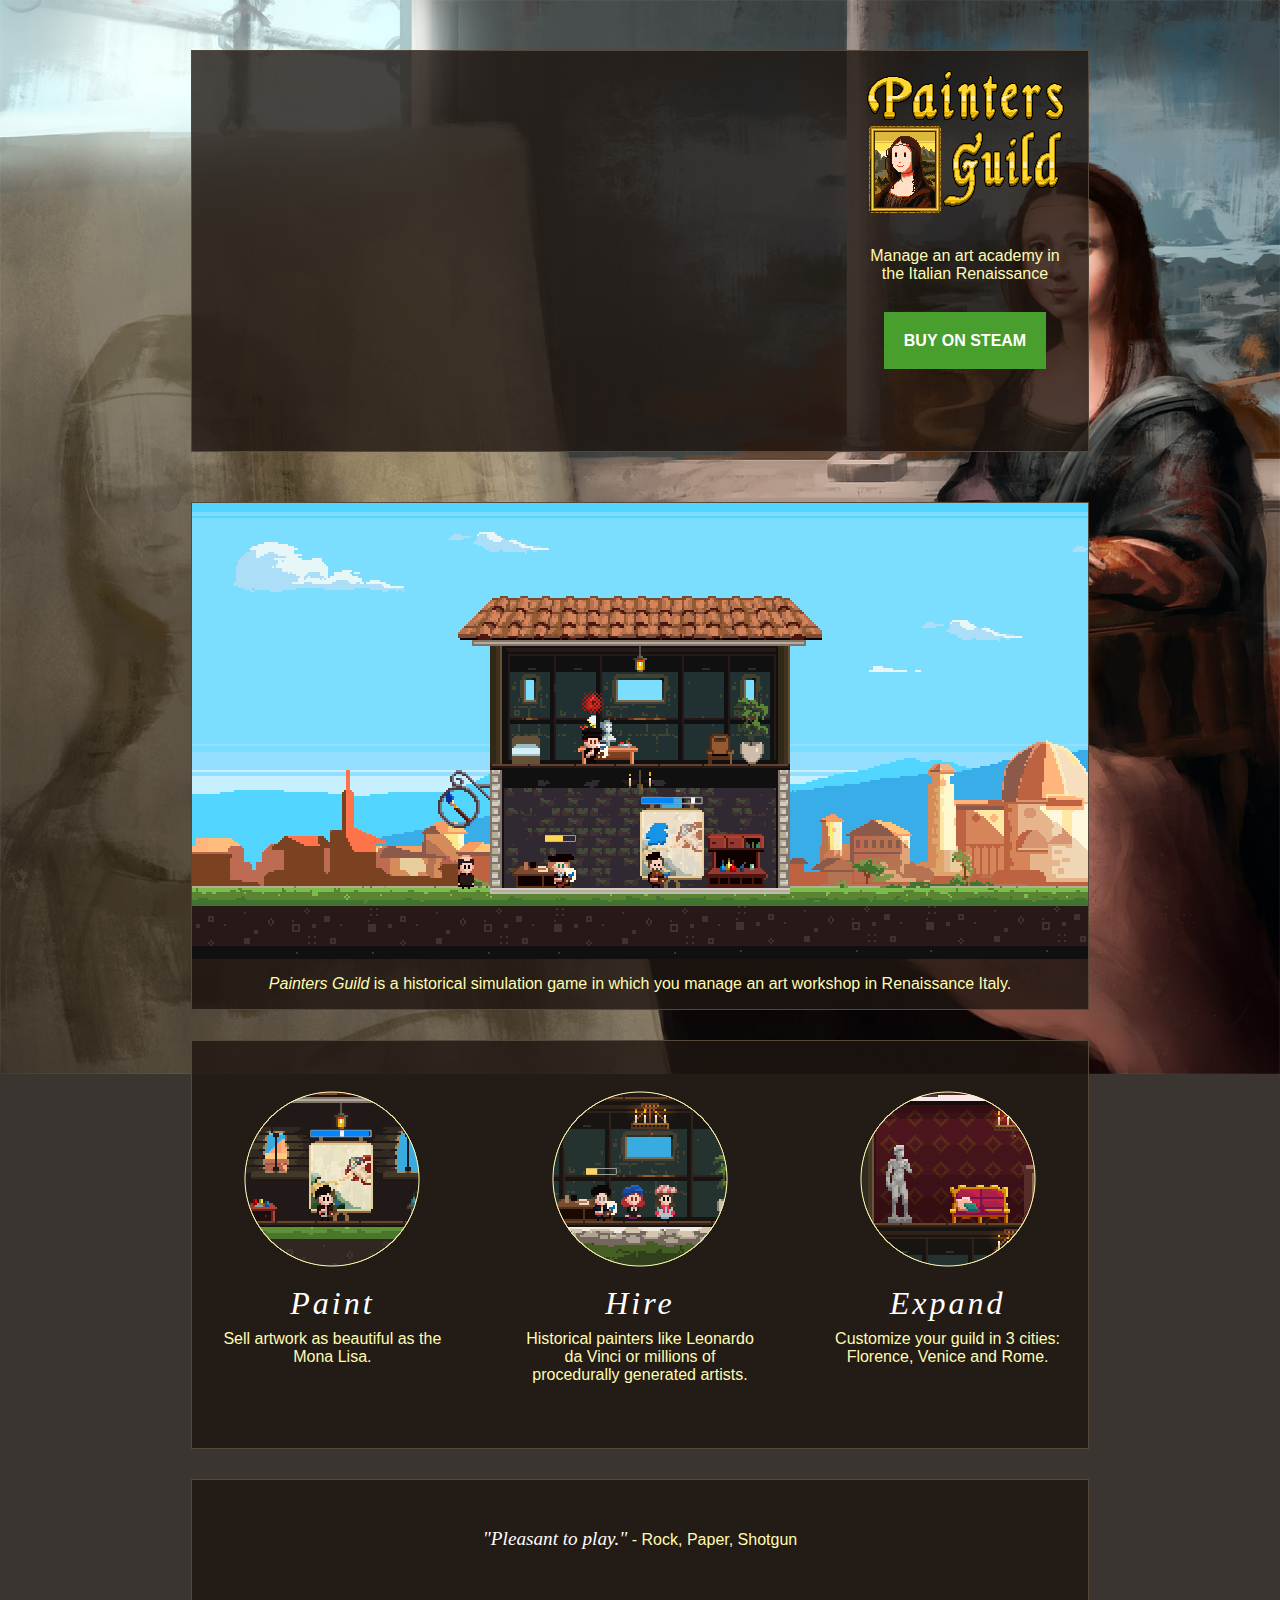
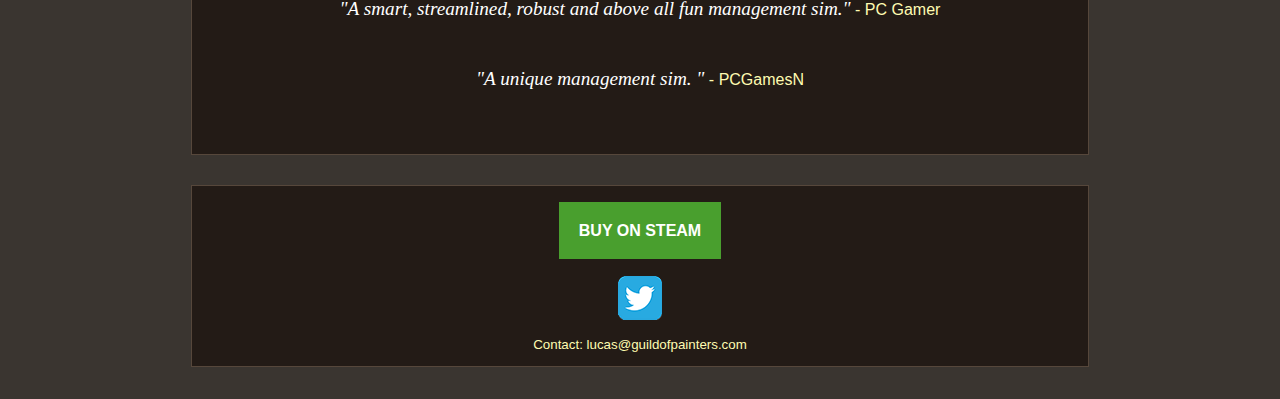
<file: index.html>
<!doctype html>  <html> <head> <meta charset=utf-8> <meta name=description> <meta name=viewport content="width=device-width, initial-scale=1"> <title>Painters Guild</title> <link rel=apple-touch-icon href=apple-touch-icon.png>  <link rel=stylesheet href=styles/main.css> </head> <body> <div class=container> <div class=header> <iframe id=trailer-frame src="//www.youtube.com/embed/yzkaAT3wXf8?rel=0&autohide=1" frameborder=0 allowfullscreen></iframe>

<link href='http://fonts.googleapis.com/css?family=EB+Garamond' rel='stylesheet' type='text/css'>

<div class=info> <img src=images/logo.png> <br> <p> Manage an art academy in the Italian Renaissance </p> <br> <div class=buy-container> <a class=buy-on-steam href=http://store.steampowered.com/app/384550><b>BUY ON STEAM</b></a> </div> </div> </div>

<div class=content> <div class=screenshots>  <center><img src=images/gif1.gif></center>
<div class=info>
<p {text-indent: 50px}><i>Painters Guild</i> is a historical simulation game in which you manage an art workshop in Renaissance Italy.</p>
</div>
</div>

<div class=screenshots> <div class=row> <div class=col-4> <img src=images/circle1.png>
<p> <span> <i>Paint</i> </span> Sell artwork as beautiful as the Mona Lisa. </p>
</div> <div class=col-4> <img src=images/circle2.png>
<p><span> <i>Hire</i> </span> Historical painters like Leonardo da Vinci or millions of procedurally generated artists.</p>
</div> <div class=col-4> <img src=images/circle3.png>
<p> <span> <i>Expand</i> </span> Customize your guild in 3 cities: Florence, Venice and Rome.</p> </div> </div> </div>

<div class=quotes>
<p><mine>"Pleasant to play."</mine> - Rock, Paper, Shotgun</p>
<p><mine>"A smart, streamlined, robust and above all fun management sim."</mine> - PC Gamer</p>
<p><mine>"A unique management sim. "</mine> - PCGamesN </p>
</div>

<div class=cta>
<br><br>
<div class=buy-container> <a class=buy-on-steam href=http://store.steampowered.com/app/384550><b>BUY ON STEAM</b></a> </div> 
<br><br>
<div> <a href=https://twitter.com/GuildOfPainters><img src=images/twitter.png></a> </div> <small id=contact-email> <a href=mailto:lucas@guildofpainters.com>Contact: lucas@guildofpainters.com</a> </small> </div> </div> </div>

<script>
  (function(i,s,o,g,r,a,m){i['GoogleAnalyticsObject']=r;i[r]=i[r]||function(){
  (i[r].q=i[r].q||[]).push(arguments)},i[r].l=1*new Date();a=s.createElement(o),
  m=s.getElementsByTagName(o)[0];a.async=1;a.src=g;m.parentNode.insertBefore(a,m)
  })(window,document,'script','//www.google-analytics.com/analytics.js','ga');

  ga('create', 'UA-65343368-1', 'auto');
  ga('send', 'pageview');

</script>

</body> </html>
</file>
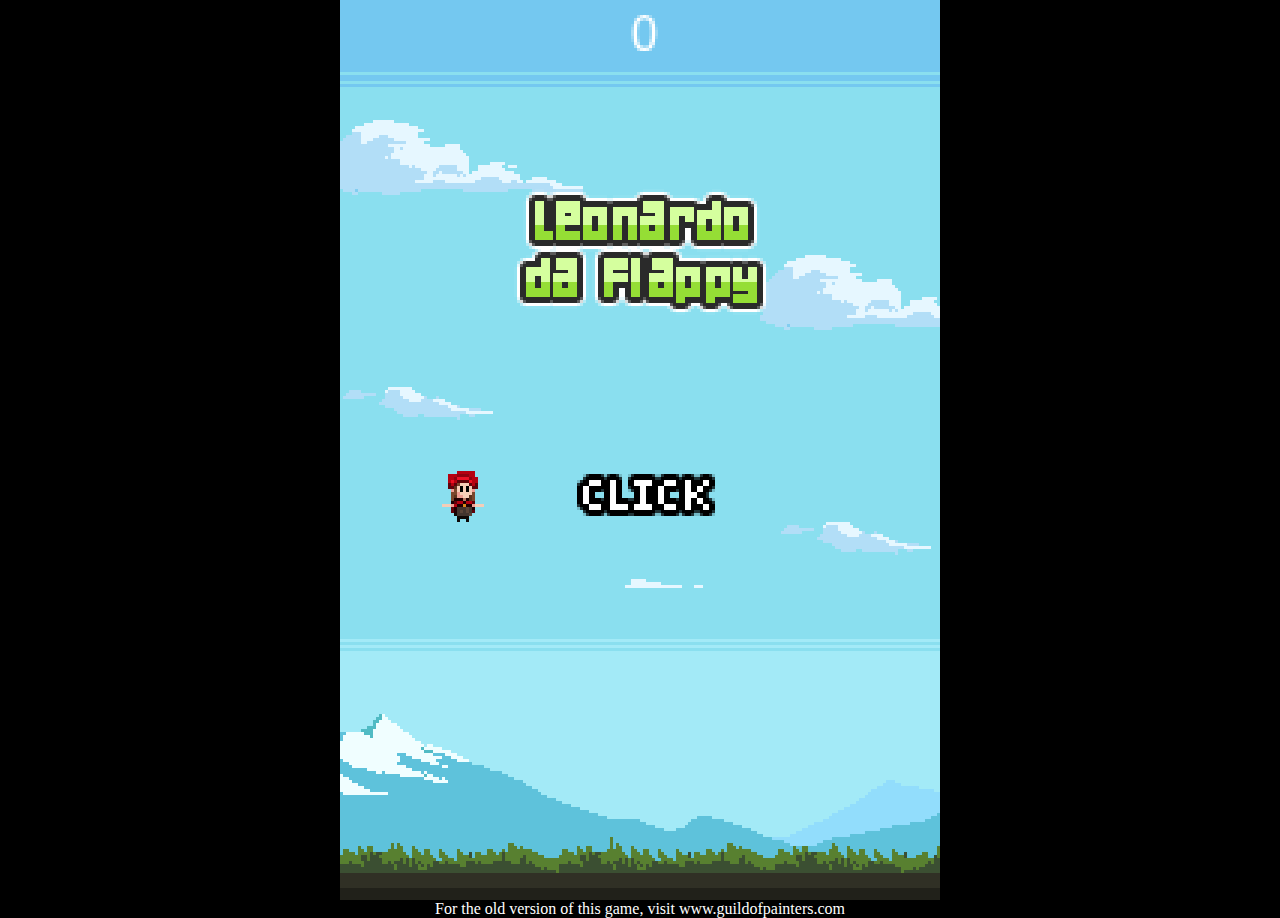
<file: flappy/index.html>
﻿<!DOCTYPE html>
<html manifest="offline.appcache">
<head>
    <meta charset="UTF-8" />
	<meta http-equiv="X-UA-Compatible" content="IE=edge,chrome=1" />
	<title>Leonardo da Flappy</title>
	
	<!-- Allow fullscreen mode on iOS devices. (These are Apple specific meta tags.) -->
	<meta name="viewport" content="width=device-width, initial-scale=1.0, maximum-scale=1.0, minimum-scale=1.0, user-scalable=no, minimal-ui" />
	<meta name="apple-mobile-web-app-capable" content="yes" />
	<meta name="apple-mobile-web-app-status-bar-style" content="black" />
	<link rel="apple-touch-icon" sizes="256x256" href="icon-256.png" />
	<meta name="HandheldFriendly" content="true" />
	
	<!-- Chrome for Android web app tags -->
	<meta name="mobile-web-app-capable" content="yes" />
	<link rel="shortcut icon" sizes="256x256" href="icon-256.png" />

    <!-- All margins and padding must be zero for the canvas to fill the screen. -->
	<style type="text/css">
		* {
			padding: 0;
			margin: 0;
		}
		body {
			background: #000;
			color: #fff;
			overflow: hidden;
			-ms-touch-action: none;
		}
		canvas {
			touch-action-delay: none;
			touch-action: none;
			-ms-touch-action: none;
		}
    </style>
	

</head> 
 
<body> 
	<div id="fb-root"></div>
	
	<script>
	// Issue a warning if trying to preview an exported project on disk.
	(function(){
		// Check for running exported on file protocol
		if (window.location.protocol.substr(0, 4) === "file")
		{
			alert("Exported games won't work until you upload them. (When running on the file:/// protocol, browsers block many features from working for security reasons.)");
		}
	})();
	</script>
	
	<!-- The canvas must be inside a div called c2canvasdiv -->
	<div id="c2canvasdiv">
	
		<!-- The canvas the project will render to.  If you change its ID, don't forget to change the
		ID the runtime looks for in the jQuery events above (ready() and cr_sizeCanvas()). -->
		<canvas id="c2canvas" width="200" height="300">
			<!-- This text is displayed if the visitor's browser does not support HTML5.
			You can change it, but it is a good idea to link to a description of a browser
			and provide some links to download some popular HTML5-compatible browsers. -->
			<h1>Your browser does not appear to support HTML5.  Try upgrading your browser to the latest version.  <a href="http://www.whatbrowser.org">What is a browser?</a>
			<br/><br/><a href="http://www.microsoft.com/windows/internet-explorer/default.aspx">Microsoft Internet Explorer</a><br/>
			<a href="http://www.mozilla.com/firefox/">Mozilla Firefox</a><br/>
			<a href="http://www.google.com/chrome/">Google Chrome</a><br/>
			<a href="http://www.apple.com/safari/download/">Apple Safari</a><br/>
			<a href="http://www.google.com/chromeframe">Google Chrome Frame for Internet Explorer</a><br/></h1>
		</canvas>
		
	</div>
	
	<!-- Pages load faster with scripts at the bottom -->
	
	<!-- Construct 2 exported games require jQuery. -->
	<script src="jquery-2.0.0.min.js"></script>


	
    <!-- The runtime script.  You can rename it, but don't forget to rename the reference here as well.
    This file will have been minified and obfuscated if you enabled "Minify script" during export. -->
	<script src="c2runtime.js"></script>

    <script>
		// Size the canvas to fill the browser viewport.
		jQuery(window).resize(function() {
			cr_sizeCanvas(jQuery(window).width(), jQuery(window).height());
		});
		
		// Start the Construct 2 project running on window load.
		jQuery(document).ready(function ()
		{			
			// Create new runtime using the c2canvas
			cr_createRuntime("c2canvas");
		});
		
		// Pause and resume on page becoming visible/invisible
		function onVisibilityChanged() {
			if (document.hidden || document.mozHidden || document.webkitHidden || document.msHidden)
				cr_setSuspended(true);
			else
				cr_setSuspended(false);
		};
		
		document.addEventListener("visibilitychange", onVisibilityChanged, false);
		document.addEventListener("mozvisibilitychange", onVisibilityChanged, false);
		document.addEventListener("webkitvisibilitychange", onVisibilityChanged, false);
		document.addEventListener("msvisibilitychange", onVisibilityChanged, false);
		
    </script>

<center>For the old version of this game, visit www.guildofpainters.com</center>
</body> 
</html>
</file>
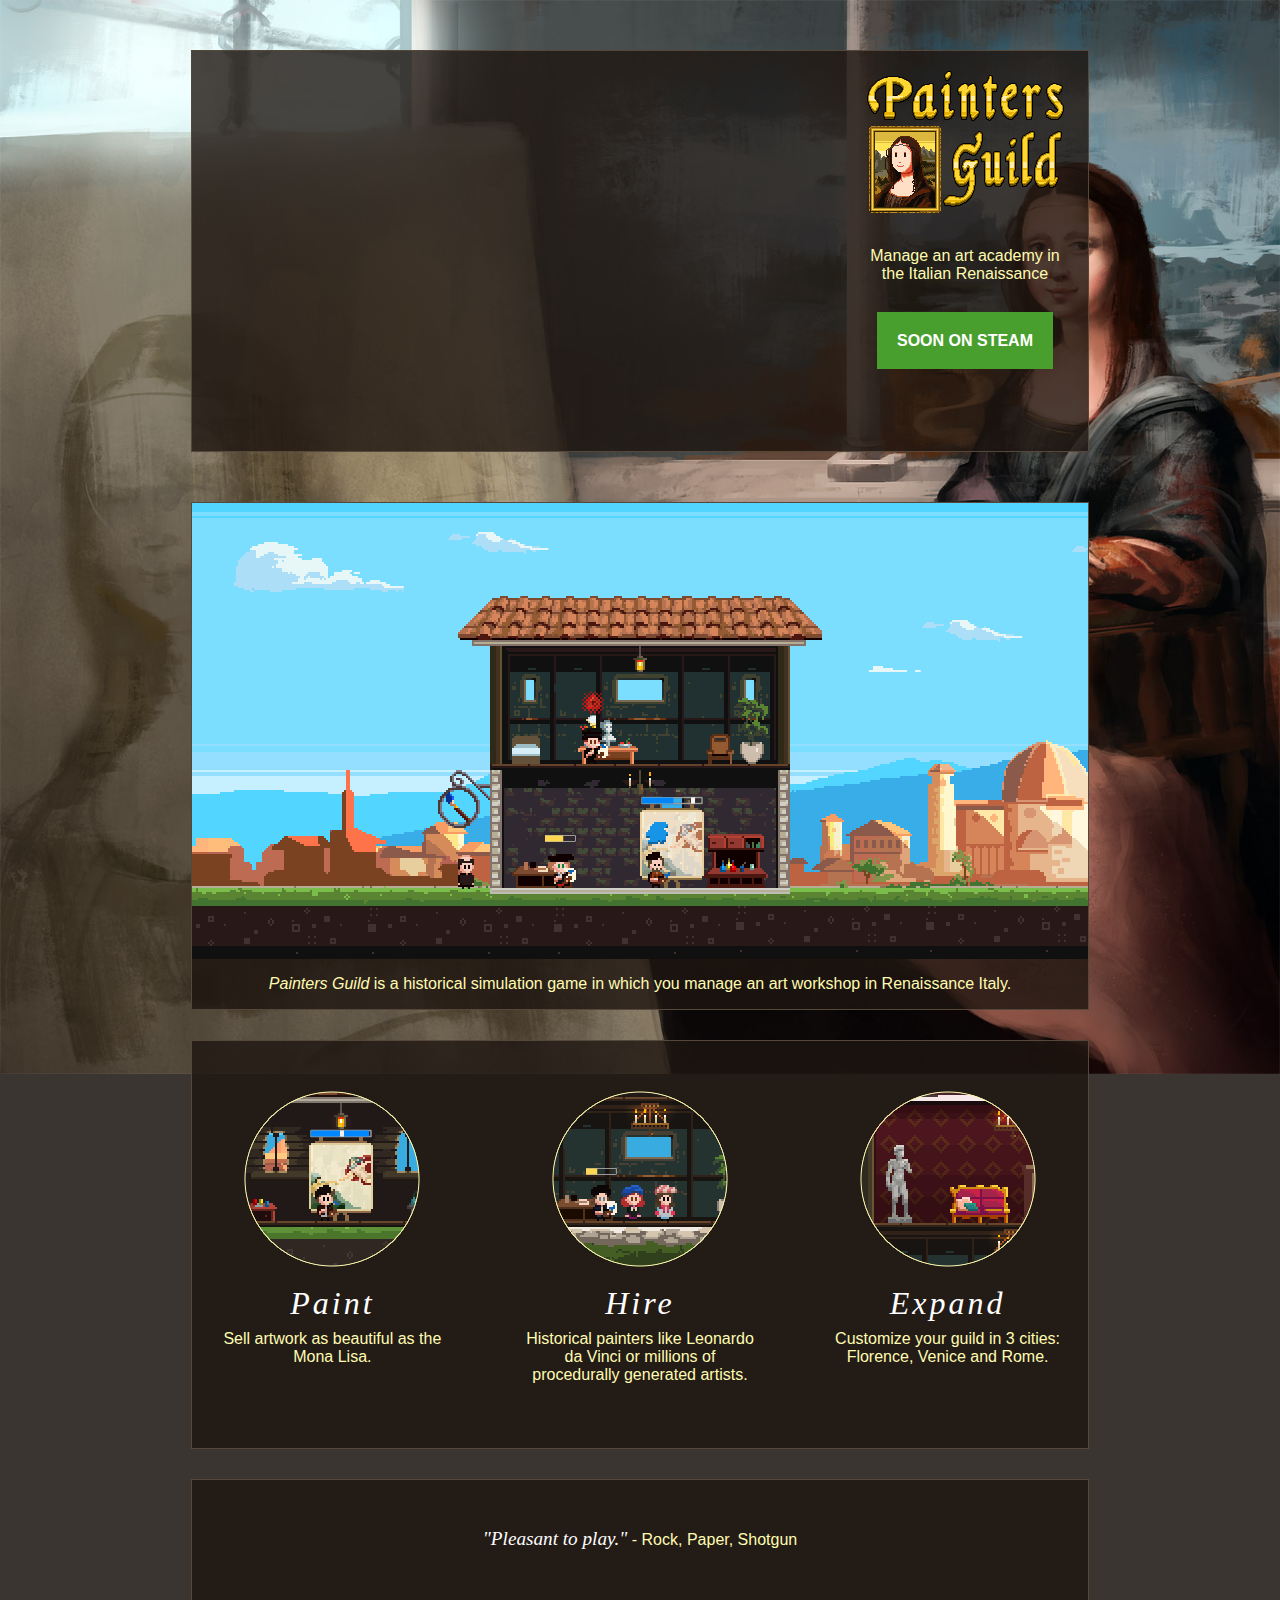
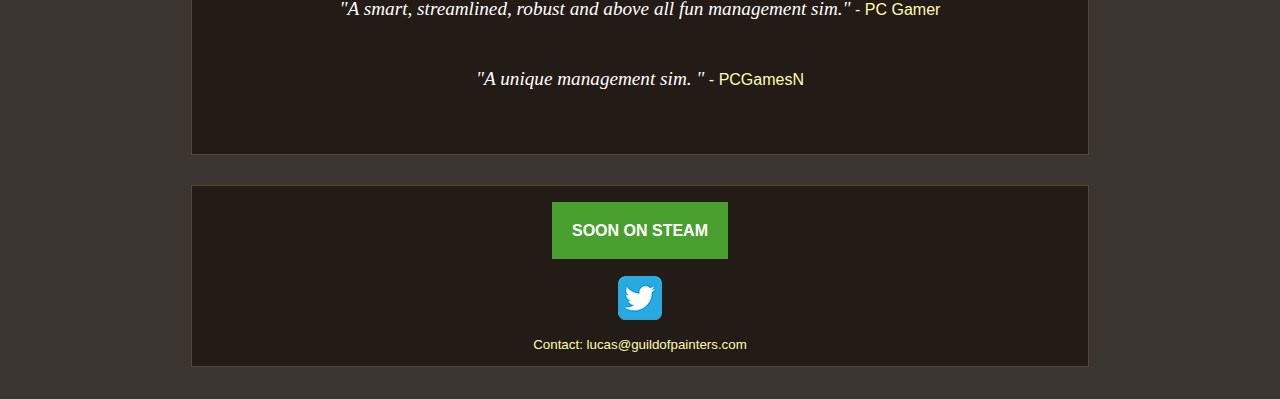
<file: index2.html>
<!doctype html>  <html> <head> <meta charset=utf-8> <meta name=description> <meta name=viewport content="width=device-width, initial-scale=1"> <title>Painters Guild</title> <link rel=apple-touch-icon href=apple-touch-icon.png>  <link rel=stylesheet href=styles/main.css> </head> <body> <div class=container> <div class=header> <iframe id=trailer-frame src="//www.youtube.com/embed/Lxtf0mJ40X4?rel=0&autohide=1" frameborder=0 allowfullscreen></iframe>

<link href='http://fonts.googleapis.com/css?family=EB+Garamond' rel='stylesheet' type='text/css'>

<div class=info> <img src=images/logo.png> <br> <p> Manage an art academy in the Italian Renaissance </p> <br> <div class=buy-container> <a class=buy-on-steam href=#><b>SOON ON STEAM</b></a> </div> </div> </div>

<div class=content> <div class=screenshots>  <center><img src=images/gif1.gif></center>
<div class=info>
<p {text-indent: 50px}><i>Painters Guild</i> is a historical simulation game in which you manage an art workshop in Renaissance Italy.</p>
</div>
</div>

<div class=screenshots> <div class=row> <div class=col-4> <img src=images/circle1.png>
<p> <span> <i>Paint</i> </span> Sell artwork as beautiful as the Mona Lisa. </p>
</div> <div class=col-4> <img src=images/circle2.png>
<p><span> <i>Hire</i> </span> Historical painters like Leonardo da Vinci or millions of procedurally generated artists.</p>
</div> <div class=col-4> <img src=images/circle3.png>
<p> <span> <i>Expand</i> </span> Customize your guild in 3 cities: Florence, Venice and Rome.</p> </div> </div> </div>

<div class=quotes>
<p><mine>"Pleasant to play."</mine> - Rock, Paper, Shotgun</p>
<p><mine>"A smart, streamlined, robust and above all fun management sim."</mine> - PC Gamer</p>
<p><mine>"A unique management sim. "</mine> - PCGamesN </p>
</div>

<div class=cta>
<br><br>
<div class=buy-container> <a class=buy-on-steam href=#><b>SOON ON STEAM</b></a> </div> 
<br><br>
<div> <a href=https://twitter.com/GuildOfPainters><img src=images/twitter.png></a> </div> <small id=contact-email> <a href=mailto:lucas@guildofpainters.com>Contact: lucas@guildofpainters.com</a> </small> </div> </div> </div>

<script>
  (function(i,s,o,g,r,a,m){i['GoogleAnalyticsObject']=r;i[r]=i[r]||function(){
  (i[r].q=i[r].q||[]).push(arguments)},i[r].l=1*new Date();a=s.createElement(o),
  m=s.getElementsByTagName(o)[0];a.async=1;a.src=g;m.parentNode.insertBefore(a,m)
  })(window,document,'script','//www.google-analytics.com/analytics.js','ga');

  ga('create', 'UA-65343368-1', 'auto');
  ga('send', 'pageview');

</script>

</body> </html>
</file>
